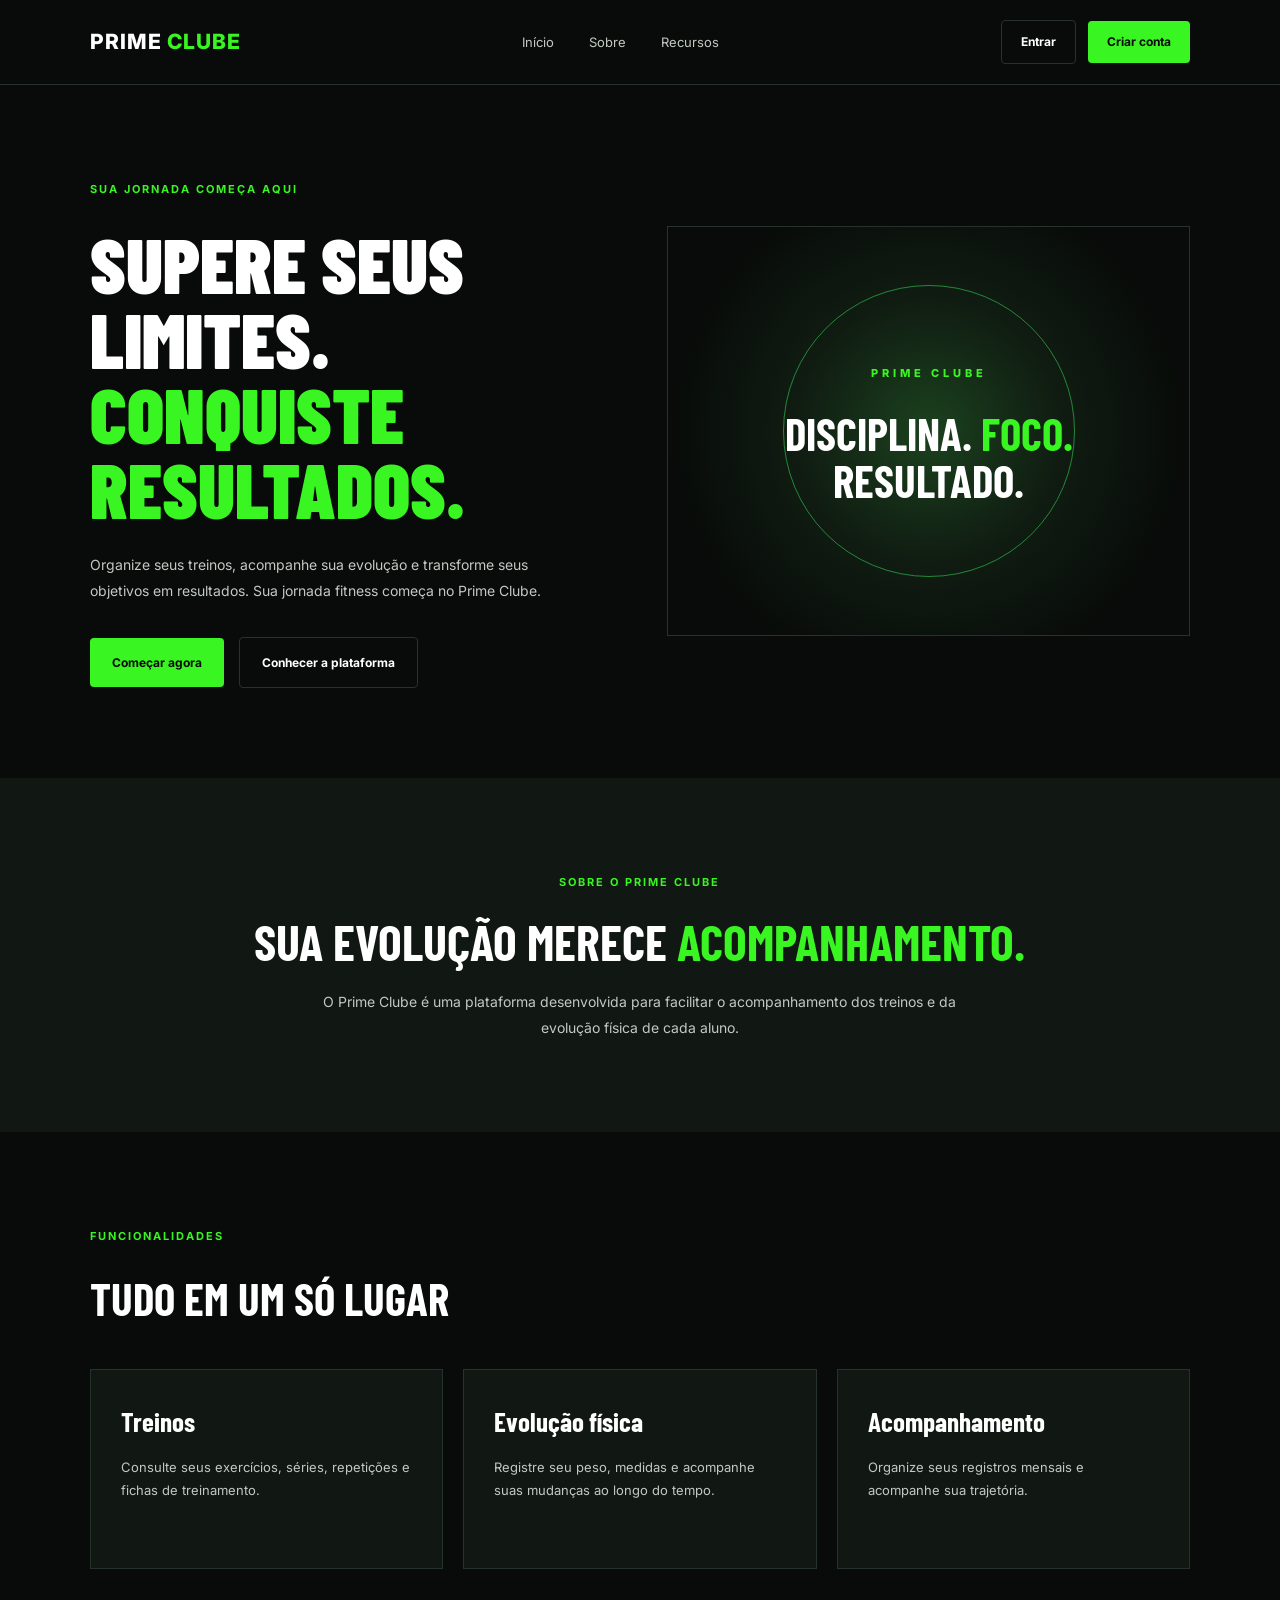
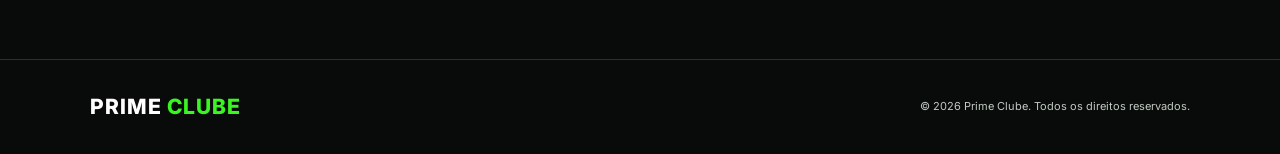
<file: frontend/index.html>
<!DOCTYPE html>
<html lang="pt-BR">

<head>
    <meta charset="UTF-8">
    <meta name="viewport" content="width=device-width, initial-scale=1.0">

    <meta name="description" content="Prime Clube - Sua evolução começa aqui.">

    <title>Prime Clube | Academia ⭐⭐⭐⭐⭐</title>

    <link rel="preconnect" href="https://fonts.googleapis.com">
    <link rel="preconnect" href="https://fonts.gstatic.com" crossorigin>

    <link href="https://fonts.googleapis.com/css2?family=Barlow+Condensed:wght@600;700;800;900&family=Inter:wght@400;500;600;700&display=swap" rel="stylesheet">

    <link rel="stylesheet" href="styles/style.css">
</head>

<body>

    <header class="header">

        <div class="container header-content">

            <a href="index.html" class="logo">
                PRIME <span>CLUBE</span>
            </a>

            <nav class="navigation">
                <a href="#inicio">Início</a>
                <a href="#sobre">Sobre</a>
                <a href="#recursos">Recursos</a>
            </nav>

            <div class="header-buttons">
                <a href="pages/login.html" class="btn-login">
                    Entrar
                </a>

                <a href="pages/cadastro.html" class="btn-register">
                    Criar conta
                </a>
            </div>

        </div>

    </header>


    <main>

        <section class="hero" id="inicio">

            <div class="container hero-content">

                <div class="hero-text">

                    <span class="section-label">
                        SUA JORNADA COMEÇA AQUI
                    </span>

                    <h1>
                        SUPERE SEUS
                        LIMITES.
                        <span>CONQUISTE RESULTADOS.</span>
                    </h1>

                    <p>
                        Organize seus treinos, acompanhe sua evolução
                        e transforme seus objetivos em resultados.
                        Sua jornada fitness começa no Prime Clube.
                    </p>

                    <div class="hero-buttons">

                        <a href="pages/cadastro.html" class="btn-primary">
                            Começar agora
                        </a>

                        <a href="#recursos" class="btn-secondary">
                            Conhecer a plataforma
                        </a>

                    </div>

                </div>


                <div class="hero-image">

                    <div class="hero-image-content">

                        <span class="image-brand">
                            PRIME CLUBE
                        </span>

                        <h2>
                            DISCIPLINA.
                            <span>FOCO.</span>
                            RESULTADO.
                        </h2>

                    </div>

                </div>

            </div>

        </section>


        <section class="about" id="sobre">

            <div class="container">

                <span class="section-label">
                    SOBRE O PRIME CLUBE
                </span>

                <h2>
                    SUA EVOLUÇÃO MERECE
                    <span>ACOMPANHAMENTO.</span>
                </h2>

                <p>
                    O Prime Clube é uma plataforma desenvolvida para
                    facilitar o acompanhamento dos treinos e da
                    evolução física de cada aluno.
                </p>

            </div>

        </section>


        <section class="features" id="recursos">

            <div class="container">

                <span class="section-label">
                    FUNCIONALIDADES
                </span>

                <h2>
                    TUDO EM UM SÓ LUGAR
                </h2>

                <div class="feature-grid">

                    <article class="feature-card">

                        <h3>Treinos</h3>

                        <p>
                            Consulte seus exercícios, séries,
                            repetições e fichas de treinamento.
                        </p>

                    </article>


                    <article class="feature-card">

                        <h3>Evolução física</h3>

                        <p>
                            Registre seu peso, medidas e acompanhe
                            suas mudanças ao longo do tempo.
                        </p>

                    </article>


                    <article class="feature-card">

                        <h3>Acompanhamento</h3>

                        <p>
                            Organize seus registros mensais e
                            acompanhe sua trajetória.
                        </p>

                    </article>

                </div>

            </div>

        </section>

    </main>


    <footer class="footer">

        <div class="container footer-content">

            <a href="index.html" class="logo">
                PRIME <span>CLUBE</span>
            </a>

            <p>
                © 2026 Prime Clube. Todos os direitos reservados.
            </p>

        </div>

    </footer>

</body>

</html>
</file>
<file: frontend/styles/style.css>
/* Configurações gerais */

:root {
    --background: #080b09;
    --surface: #111713;
    --surface-light: #18221b;
    --primary: #39f522;
    --primary-hover: #2dd519;
    --white: #ffffff;
    --text: #c2c9c3;
    --border: #26332a;
}

* {
    margin: 0;
    padding: 0;
    box-sizing: border-box;
}

html {
    scroll-behavior: smooth;
}

body {
    background-color: var(--background);
    color: var(--white);
    font-family: 'Inter', sans-serif;
    line-height: 1.6;
}

a {
    color: inherit;
    text-decoration: none;
}

button {
    font-family: inherit;
}

.container {
    width: 86%;
    max-width: 1200px;
    margin: 0 auto;
}


/* Cabeçalho */

.header {
    width: 100%;
    height: 85px;
    background-color: var(--background);
    border-bottom: 1px solid var(--border);
    position: sticky;
    top: 0;
    z-index: 100;
}

.header-content {
    height: 100%;
    display: flex;
    align-items: center;
    justify-content: space-between;
}

.logo {
    font-size: 21px;
    font-weight: 800;
    letter-spacing: 1px;
}

.logo span {
    color: var(--primary);
}

.navigation {
    display: flex;
    align-items: center;
    gap: 35px;
}

.navigation a {
    color: var(--text);
    font-size: 13px;
    transition: color 0.3s;
}

.navigation a:hover {
    color: var(--primary);
}

.header-buttons {
    display: flex;
    align-items: center;
    gap: 12px;
}

.btn-login,
.btn-register {
    padding: 11px 19px;
    border-radius: 4px;
    font-size: 12px;
    font-weight: 700;
    transition: 0.3s;
}

.btn-login {
    border: 1px solid var(--border);
    color: var(--white);
}

.btn-login:hover {
    border-color: var(--primary);
}

.btn-register {
    background-color: var(--primary);
    color: #080b09;
}

.btn-register:hover {
    background-color: var(--primary-hover);
}


/* Seção principal */

.hero {
    padding: 90px 0;
    min-height: 620px;
    display: flex;
    align-items: center;
}

.hero-content {
    display: grid;
    grid-template-columns: 1fr 1fr;
    align-items: center;
    gap: 55px;
}

.section-label {
    color: var(--primary);
    font-size: 11px;
    font-weight: 700;
    letter-spacing: 2px;
}

.hero-text h1 {
    font-family: 'Barlow Condensed', sans-serif;
    font-size: clamp(48px, 6vw, 78px);
    font-weight: 900;
    line-height: 0.98;
    margin: 25px 0;
}

.hero-text h1 span {
    color: var(--primary);
    display: block;
}

.hero-text p {
    color: var(--text);
    font-size: 14px;
    max-width: 470px;
    line-height: 1.9;
}

.hero-buttons {
    display: flex;
    align-items: center;
    gap: 15px;
    margin-top: 32px;
}

.btn-primary,
.btn-secondary {
    display: inline-block;
    padding: 15px 22px;
    border-radius: 4px;
    font-size: 12px;
    font-weight: 700;
    transition: 0.3s;
}

.btn-primary {
    background-color: var(--primary);
    color: #080b09;
}

.btn-primary:hover {
    background-color: var(--primary-hover);
    transform: translateY(-2px);
}

.btn-secondary {
    border: 1px solid var(--border);
    color: var(--white);
}

.btn-secondary:hover {
    border-color: var(--primary);
    color: var(--primary);
}


/* Área visual principal */

.hero-image {
    min-height: 410px;
    background:
        radial-gradient(
            circle at center,
            #1b421e 0%,
            #101c12 40%,
            #080b09 78%
        );

    border: 1px solid var(--border);
    display: flex;
    align-items: center;
    justify-content: center;
    position: relative;
    overflow: hidden;
}

.hero-image::before {
    content: "";
    width: 290px;
    height: 290px;
    border: 1px solid #39f566;
    border-radius: 50%;
    position: absolute;
    opacity: 0.5;
}

.hero-image-content {
    position: relative;
    z-index: 1;
    text-align: center;
    padding: 30px;
}

.image-brand {
    color: var(--primary);
    font-size: 11px;
    font-weight: 800;
    letter-spacing: 4px;
}

.hero-image-content h2 {
    font-family: 'Barlow Condensed', sans-serif;
    font-size: 45px;
    line-height: 1.05;
    margin-top: 25px;
}

.hero-image-content h2 span {
    color: var(--primary);
}


/* Sobre */

.about {
    padding: 90px 0;
    background-color: var(--surface);
    text-align: center;
}

.about h2 {
    font-family: 'Barlow Condensed', sans-serif;
    font-size: 50px;
    line-height: 1.1;
    margin: 20px 0;
}

.about h2 span {
    color: var(--primary);
}

.about p {
    max-width: 650px;
    margin: 0 auto;
    color: var(--text);
    font-size: 14px;
    line-height: 1.9;
}


/* Funcionalidades */

.features {
    padding: 90px 0;
}

.features h2 {
    font-family: 'Barlow Condensed', sans-serif;
    font-size: 45px;
    margin-top: 15px;
}

.feature-grid {
    display: grid;
    grid-template-columns: repeat(3, 1fr);
    gap: 20px;
    margin-top: 35px;
}

.feature-card {
    background-color: var(--surface);
    border: 1px solid var(--border);
    padding: 30px;
    min-height: 200px;
    transition: 0.3s;
}

.feature-card:hover {
    border-color: var(--primary);
    transform: translateY(-5px);
}

.feature-card h3 {
    font-family: 'Barlow Condensed', sans-serif;
    font-size: 27px;
    margin-bottom: 12px;
}

.feature-card p {
    color: var(--text);
    font-size: 13px;
    line-height: 1.8;
}


/* Rodapé */

.footer {
    border-top: 1px solid var(--border);
    padding: 30px 0;
}

.footer-content {
    display: flex;
    align-items: center;
    justify-content: space-between;
    gap: 20px;
}

.footer p {
    color: var(--text);
    font-size: 11px;
}


/* Responsividade */

@media (max-width: 900px) {

    .hero-content {
        gap: 30px;
    }

    .hero-text h1 {
        font-size: 58px;
    }

    .feature-grid {
        grid-template-columns: repeat(2, 1fr);
    }

}

@media (max-width: 650px) {

    .container {
        width: 90%;
    }

    .header {
        height: auto;
        padding: 18px 0;
    }

    .header-content {
        flex-wrap: wrap;
        gap: 18px;
    }

    .navigation {
        display: none;
    }

    .logo {
        font-size: 18px;
    }

    .header-buttons {
        gap: 7px;
    }

    .btn-login,
    .btn-register {
        padding: 9px 12px;
        font-size: 10px;
    }

    .hero {
        padding: 60px 0;
    }

    .hero-content {
        grid-template-columns: 1fr;
    }

    .hero-text h1 {
        font-size: 58px;
    }

    .hero-text p {
        font-size: 13px;
    }

    .hero-buttons {
        flex-wrap: wrap;
    }

    .hero-image {
        min-height: 300px;
    }

    .about {
        padding: 65px 0;
    }

    .about h2 {
        font-size: 38px;
    }

    .features {
        padding: 65px 0;
    }

    .feature-grid {
        grid-template-columns: 1fr;
    }

    .footer-content {
        flex-direction: column;
        align-items: flex-start;
    }

}
</file>
